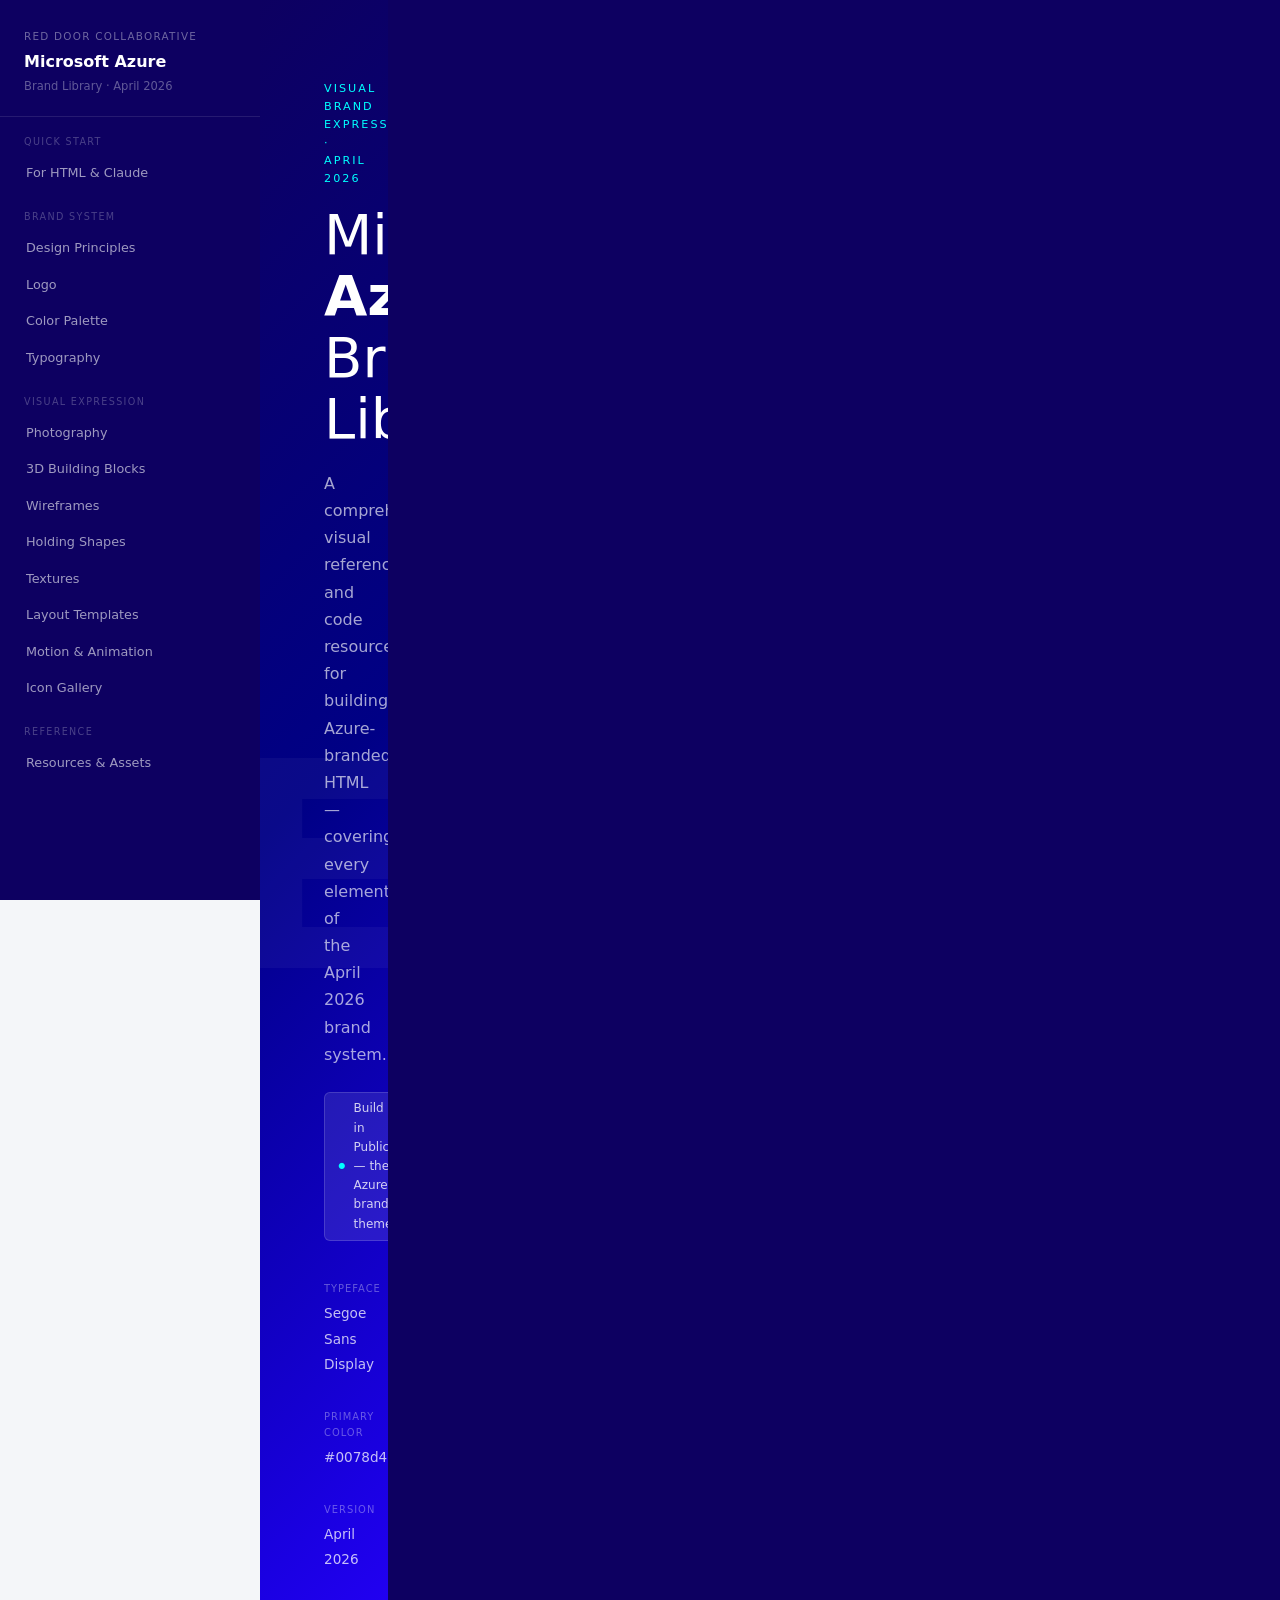
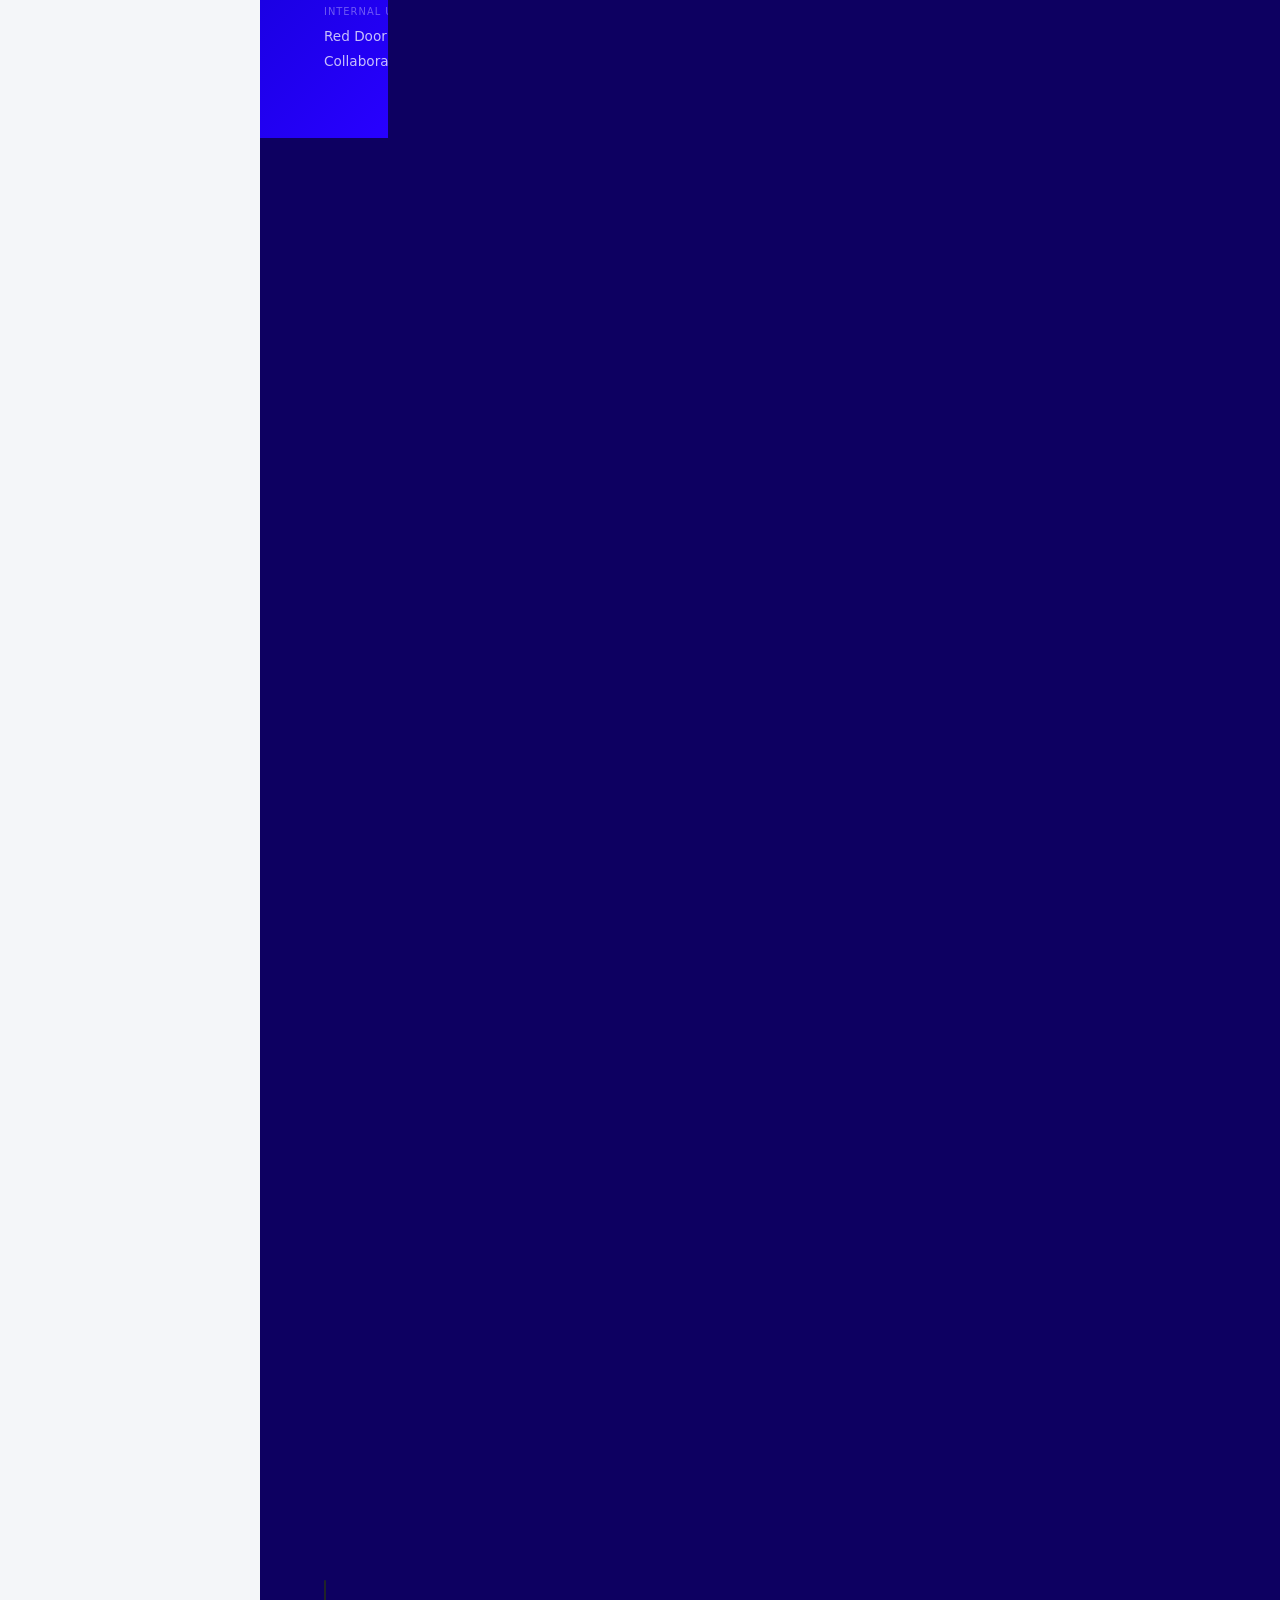
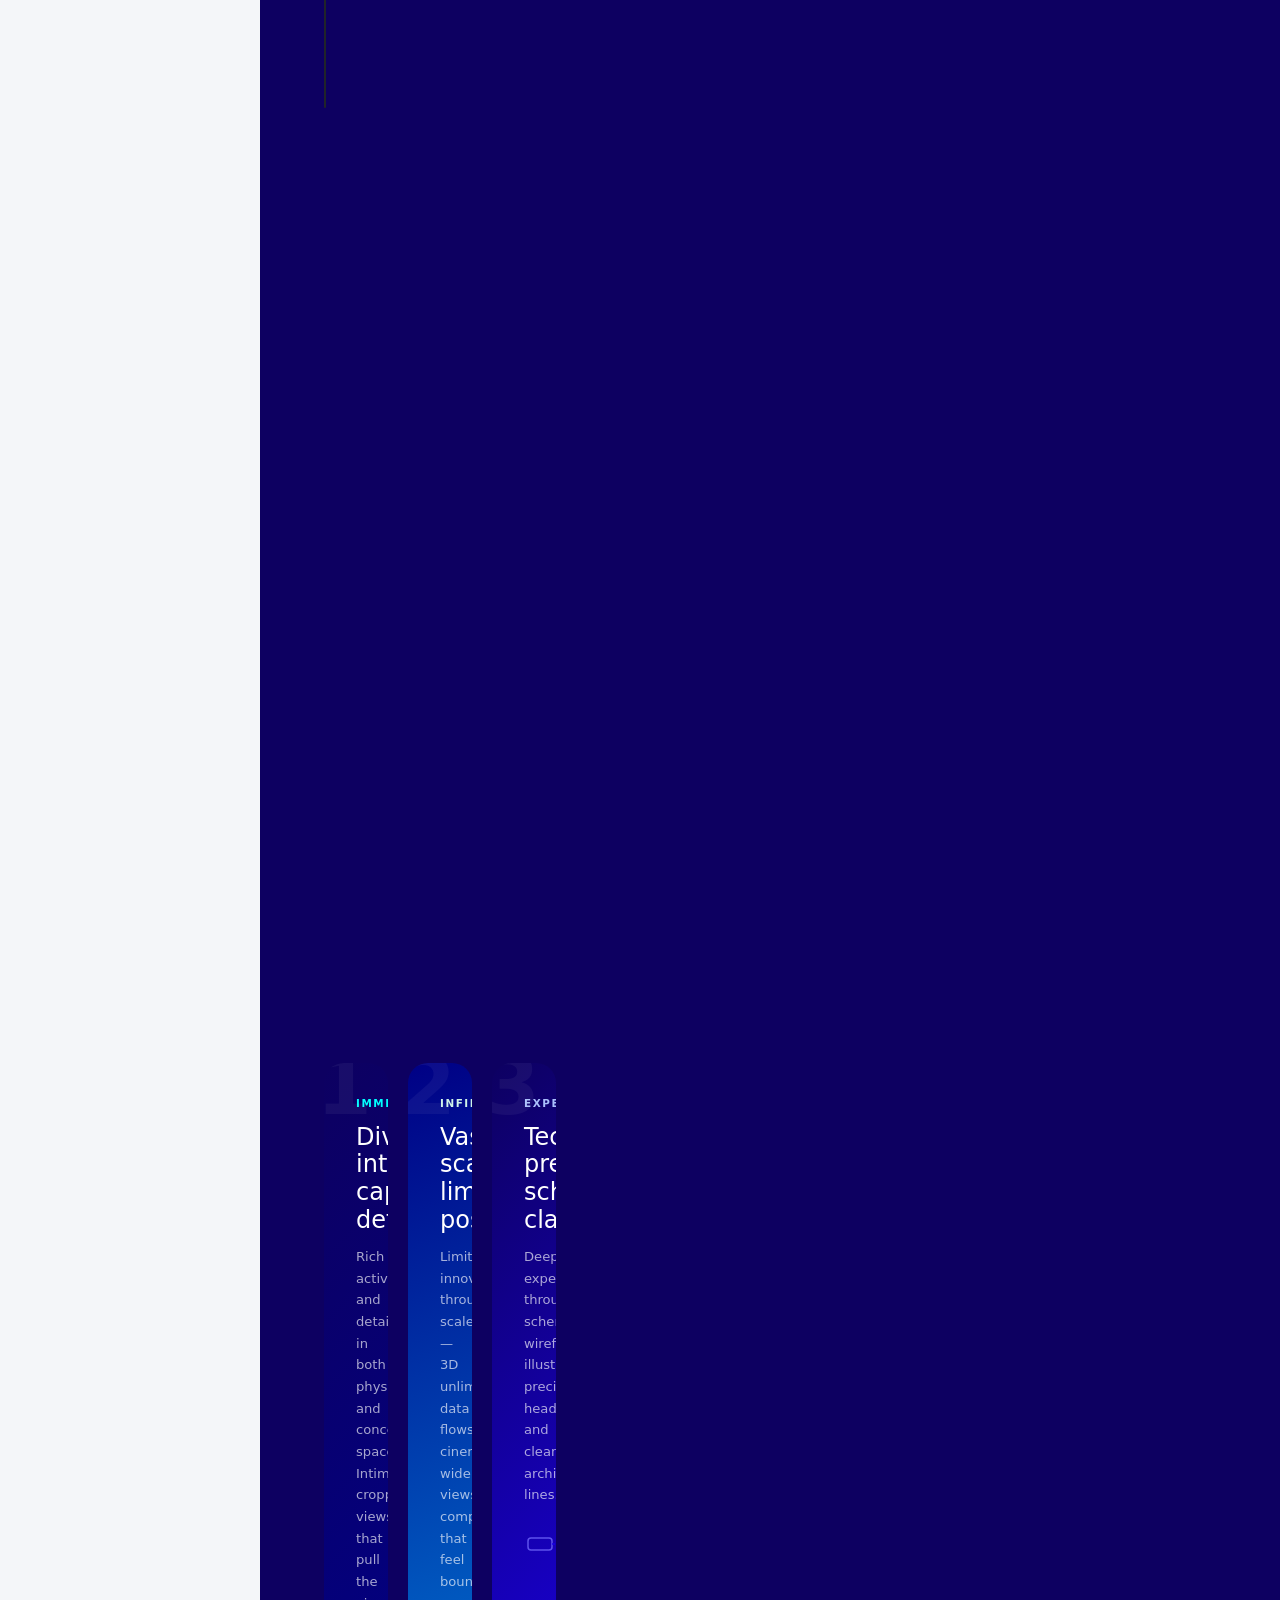
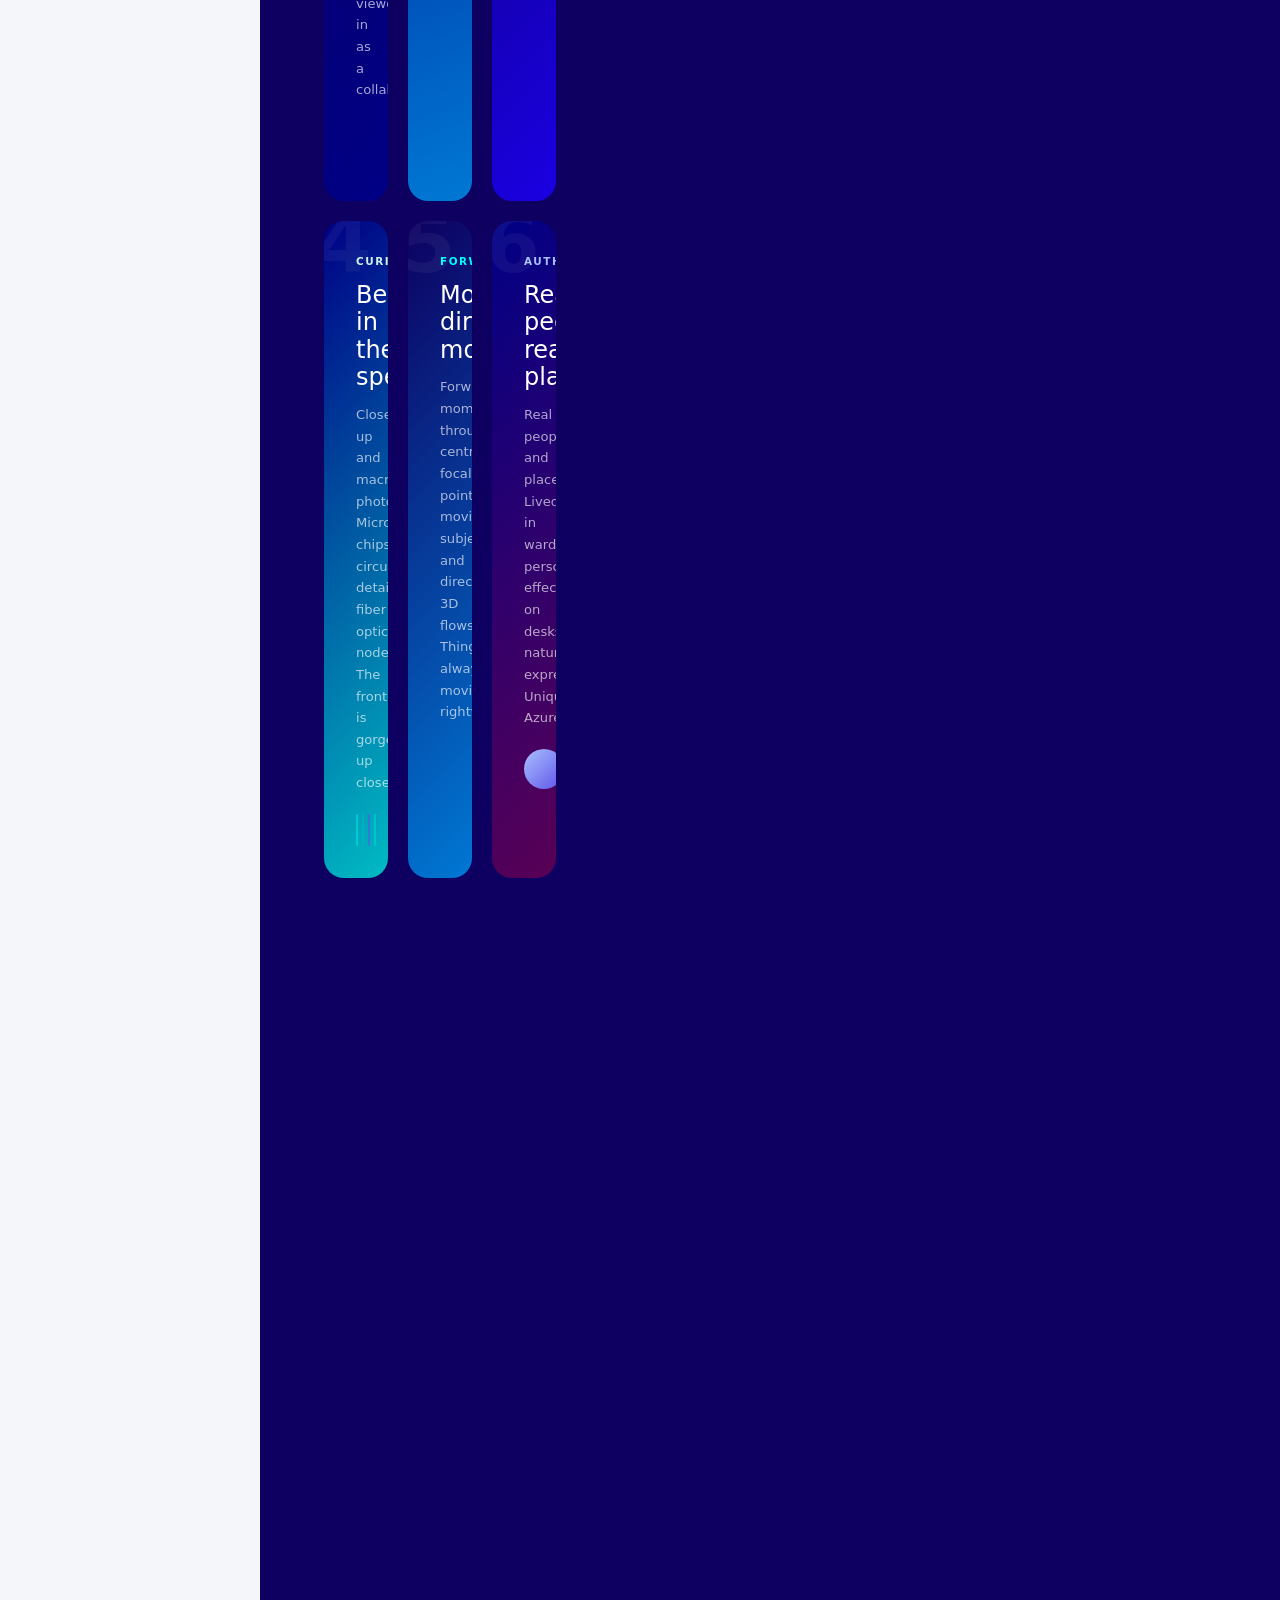
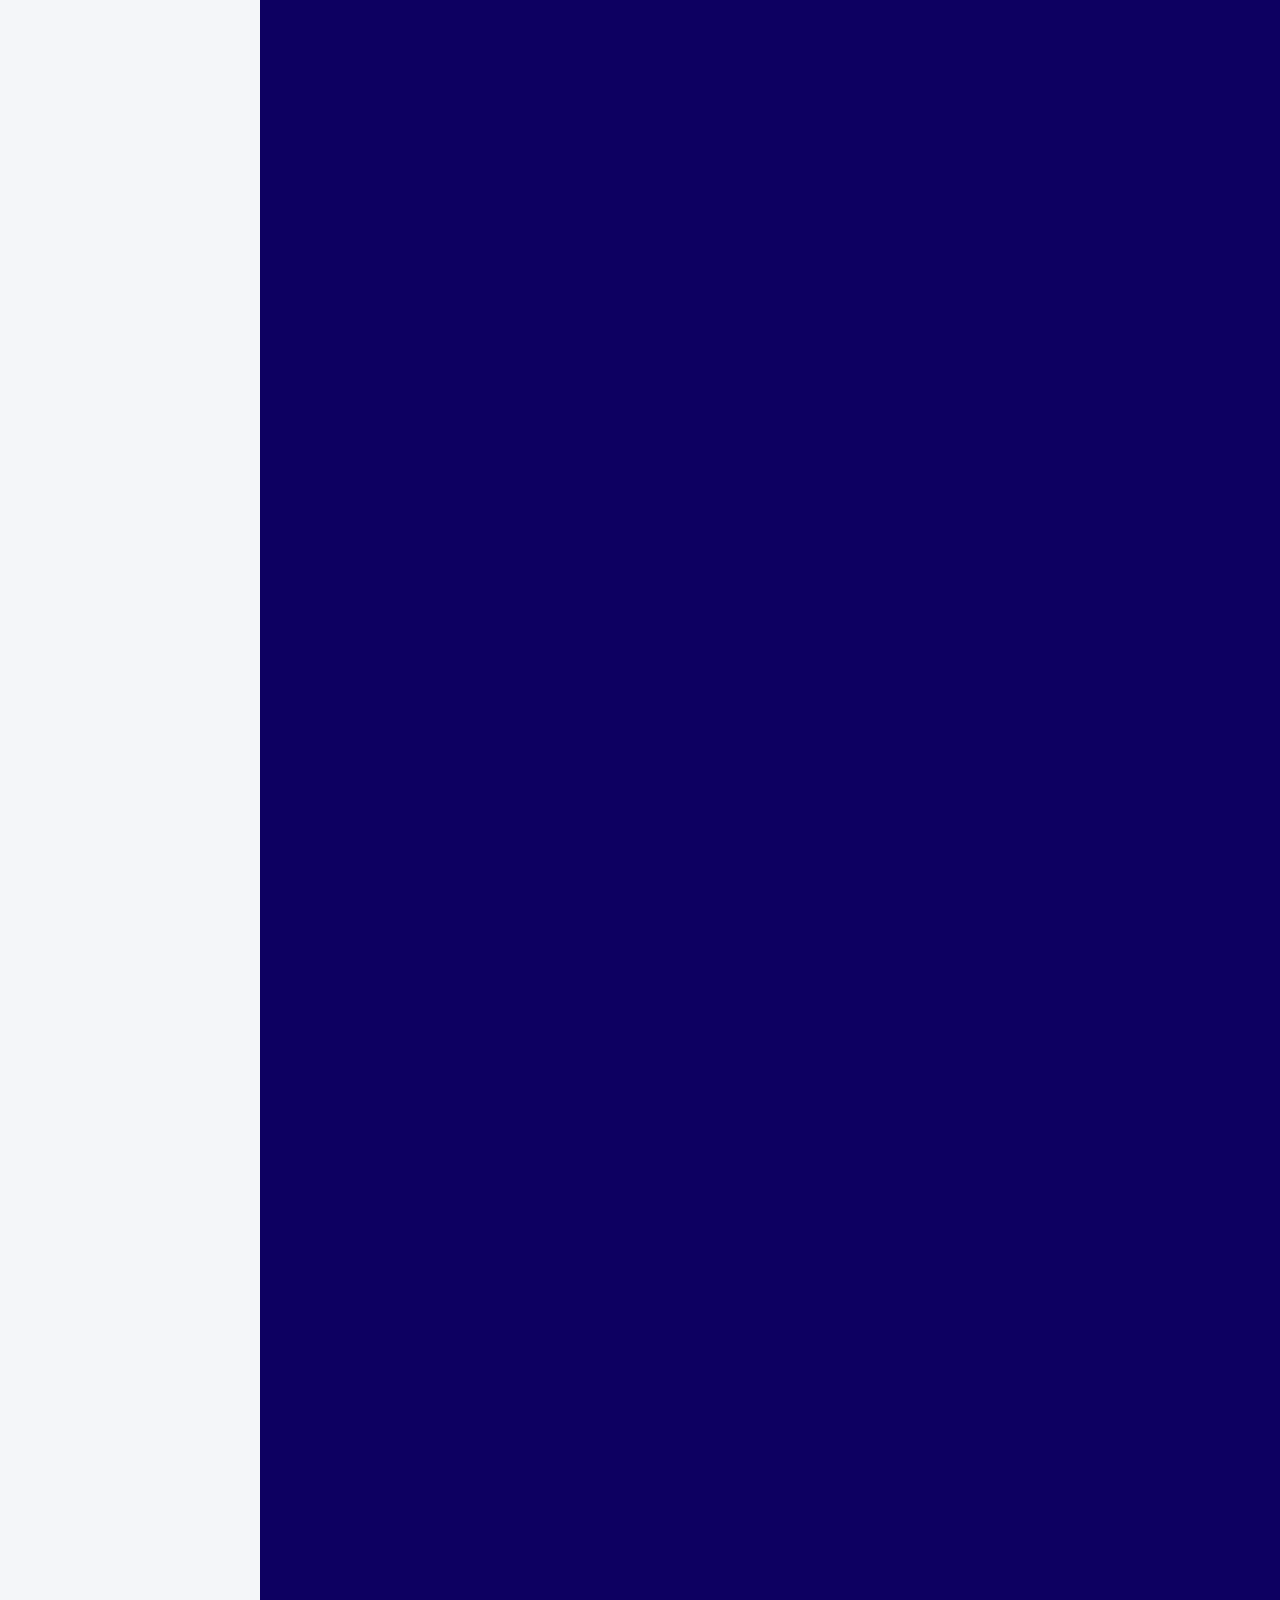
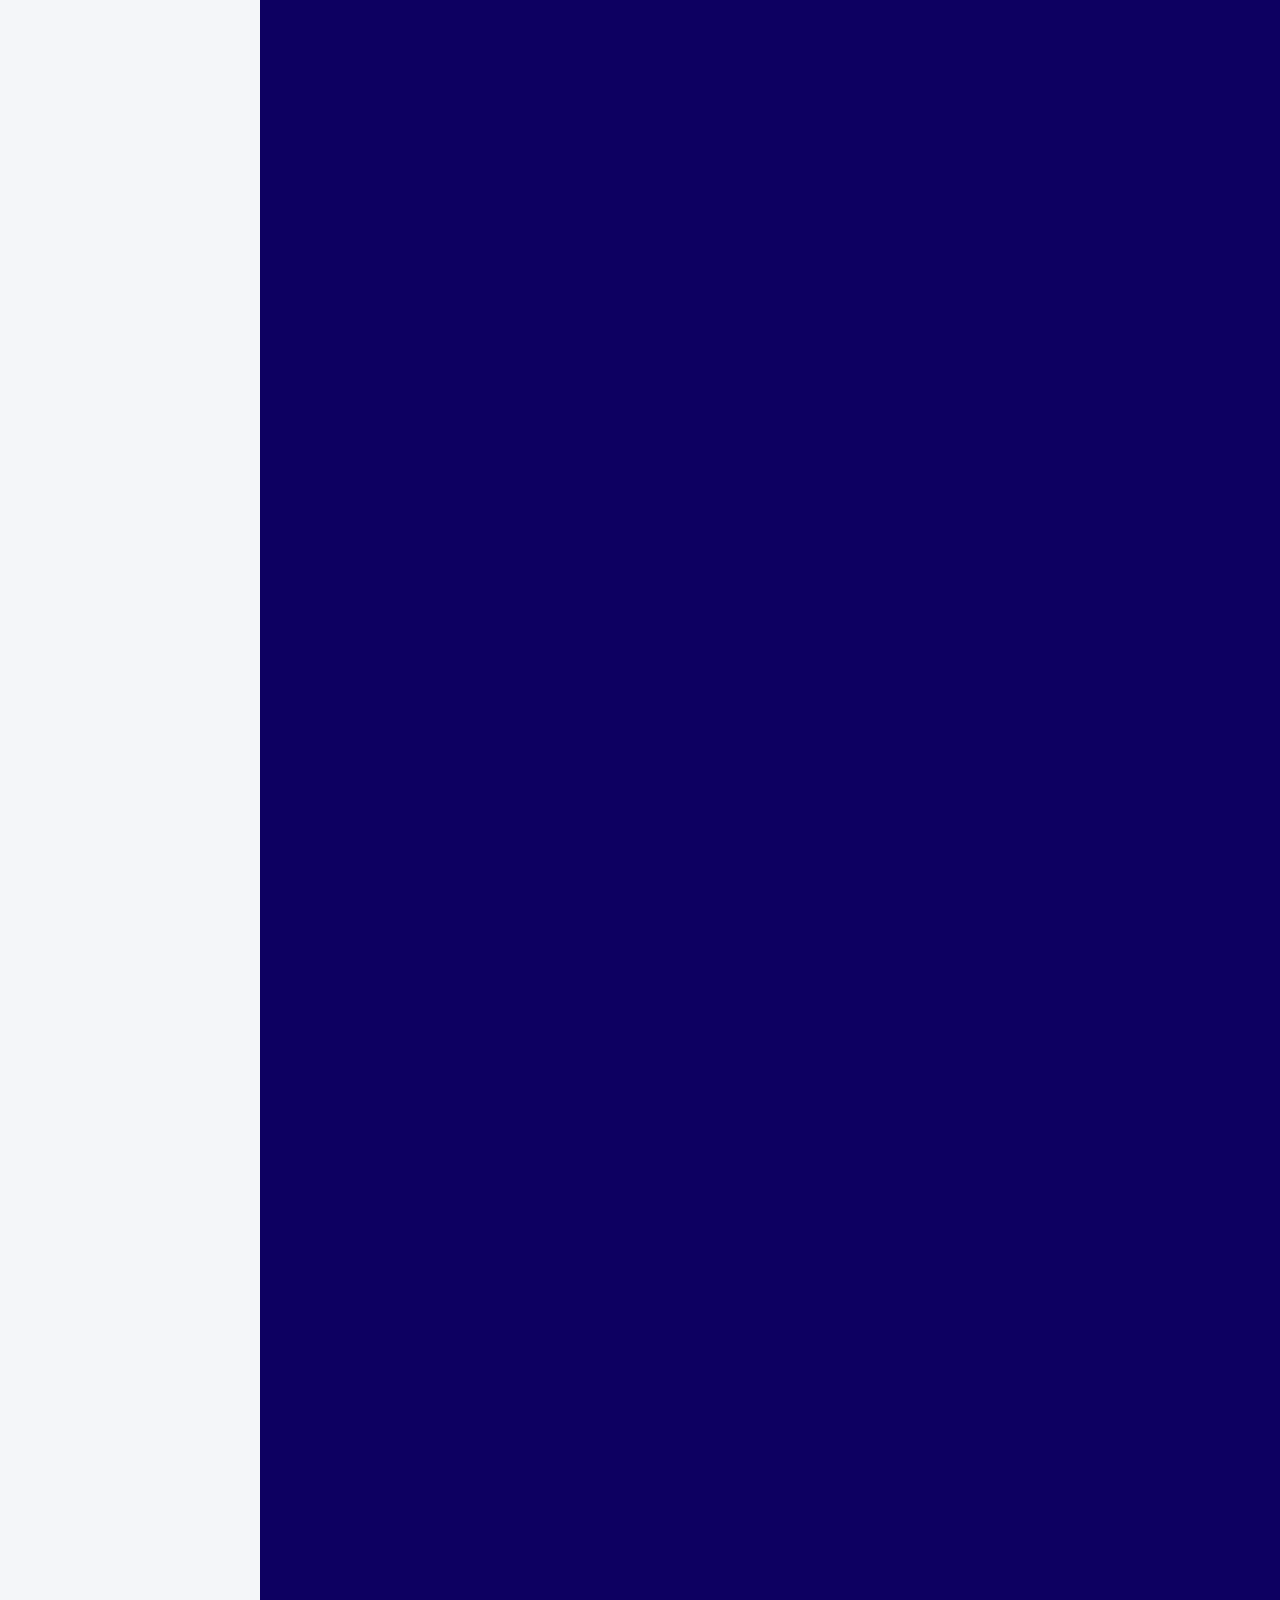
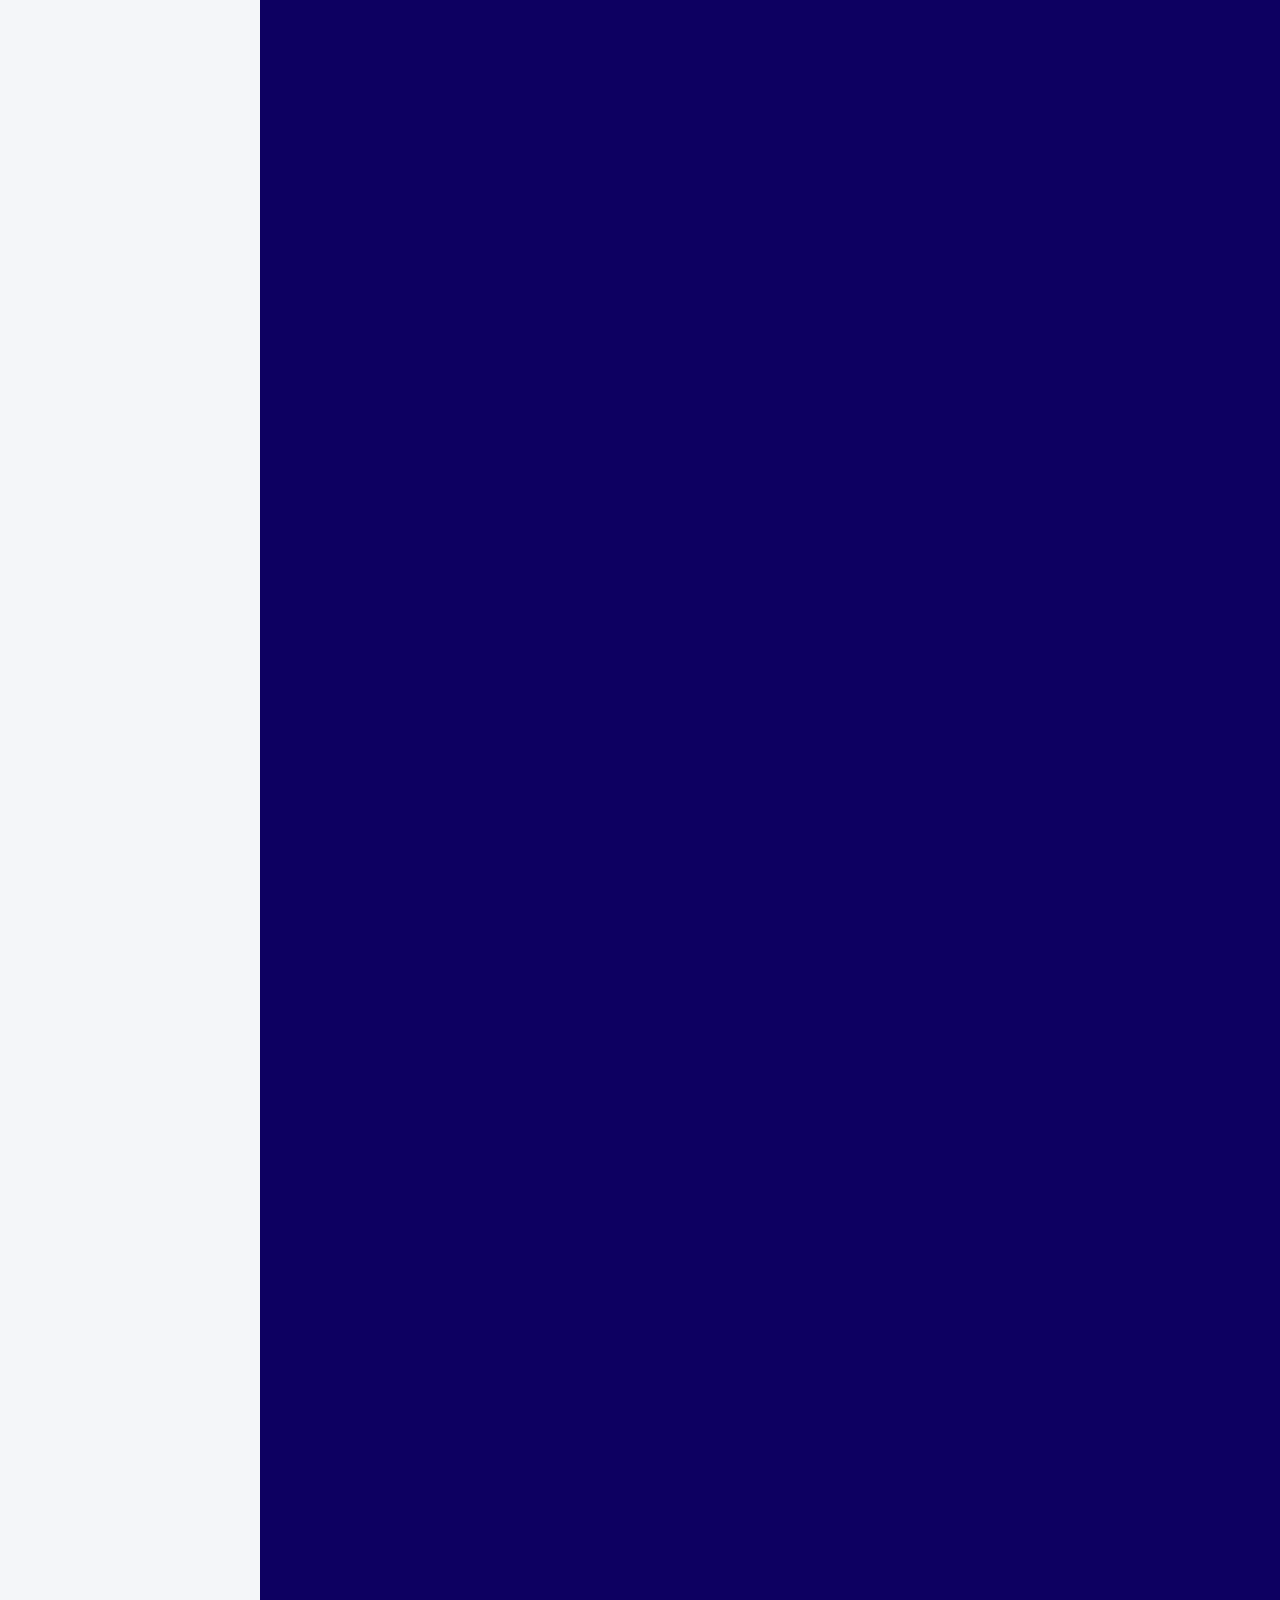
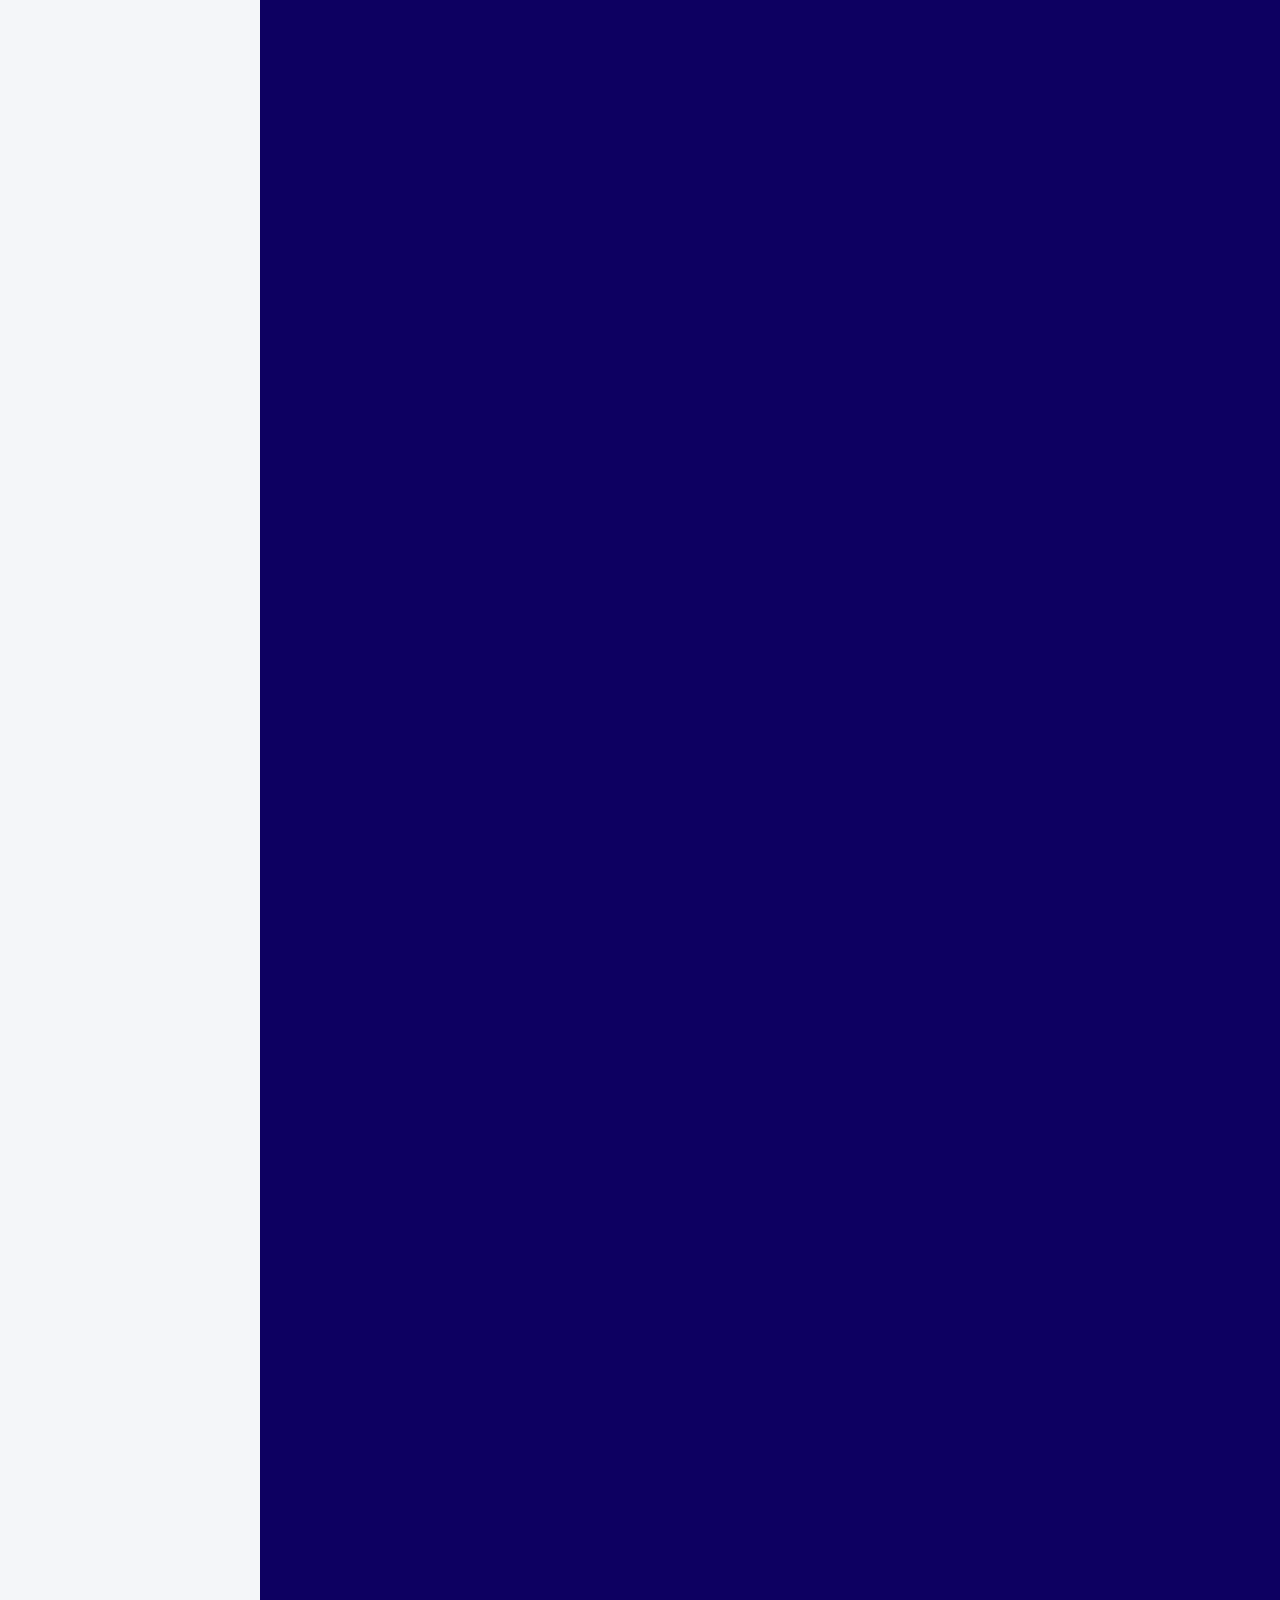
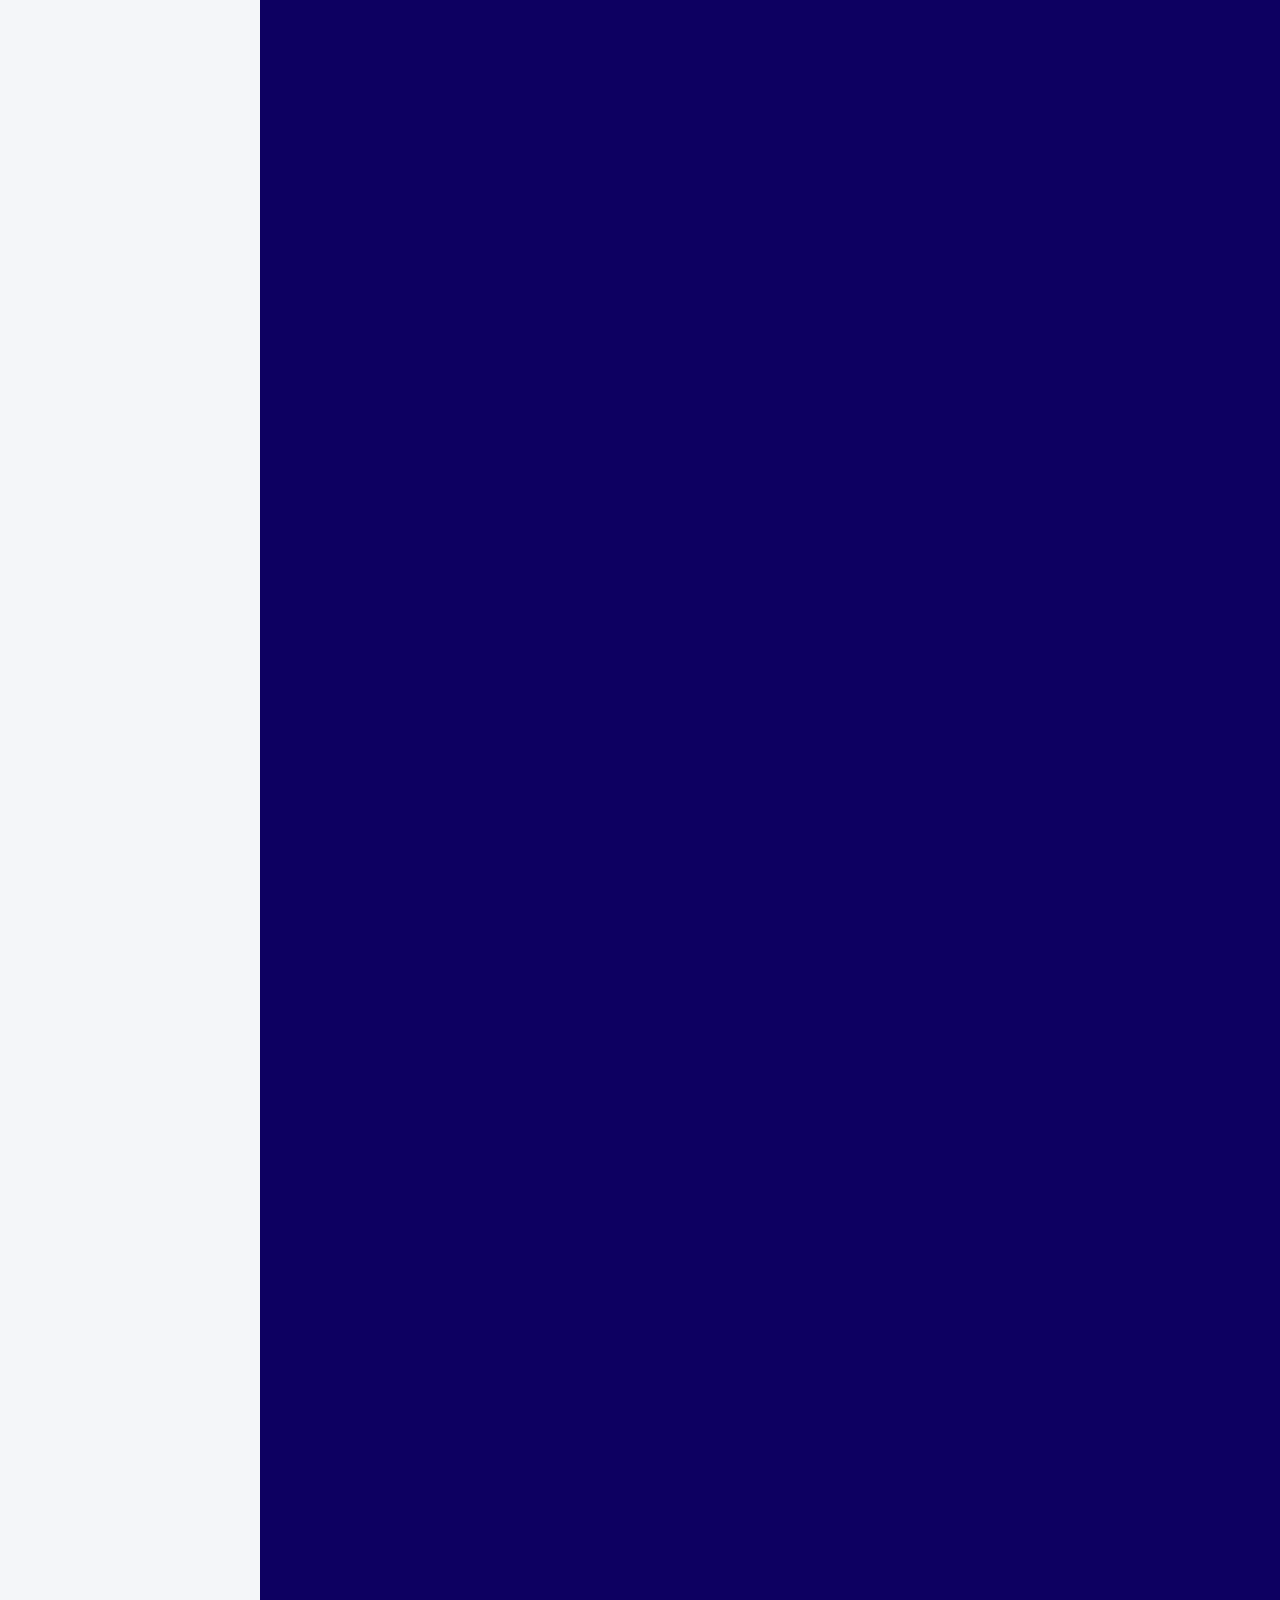
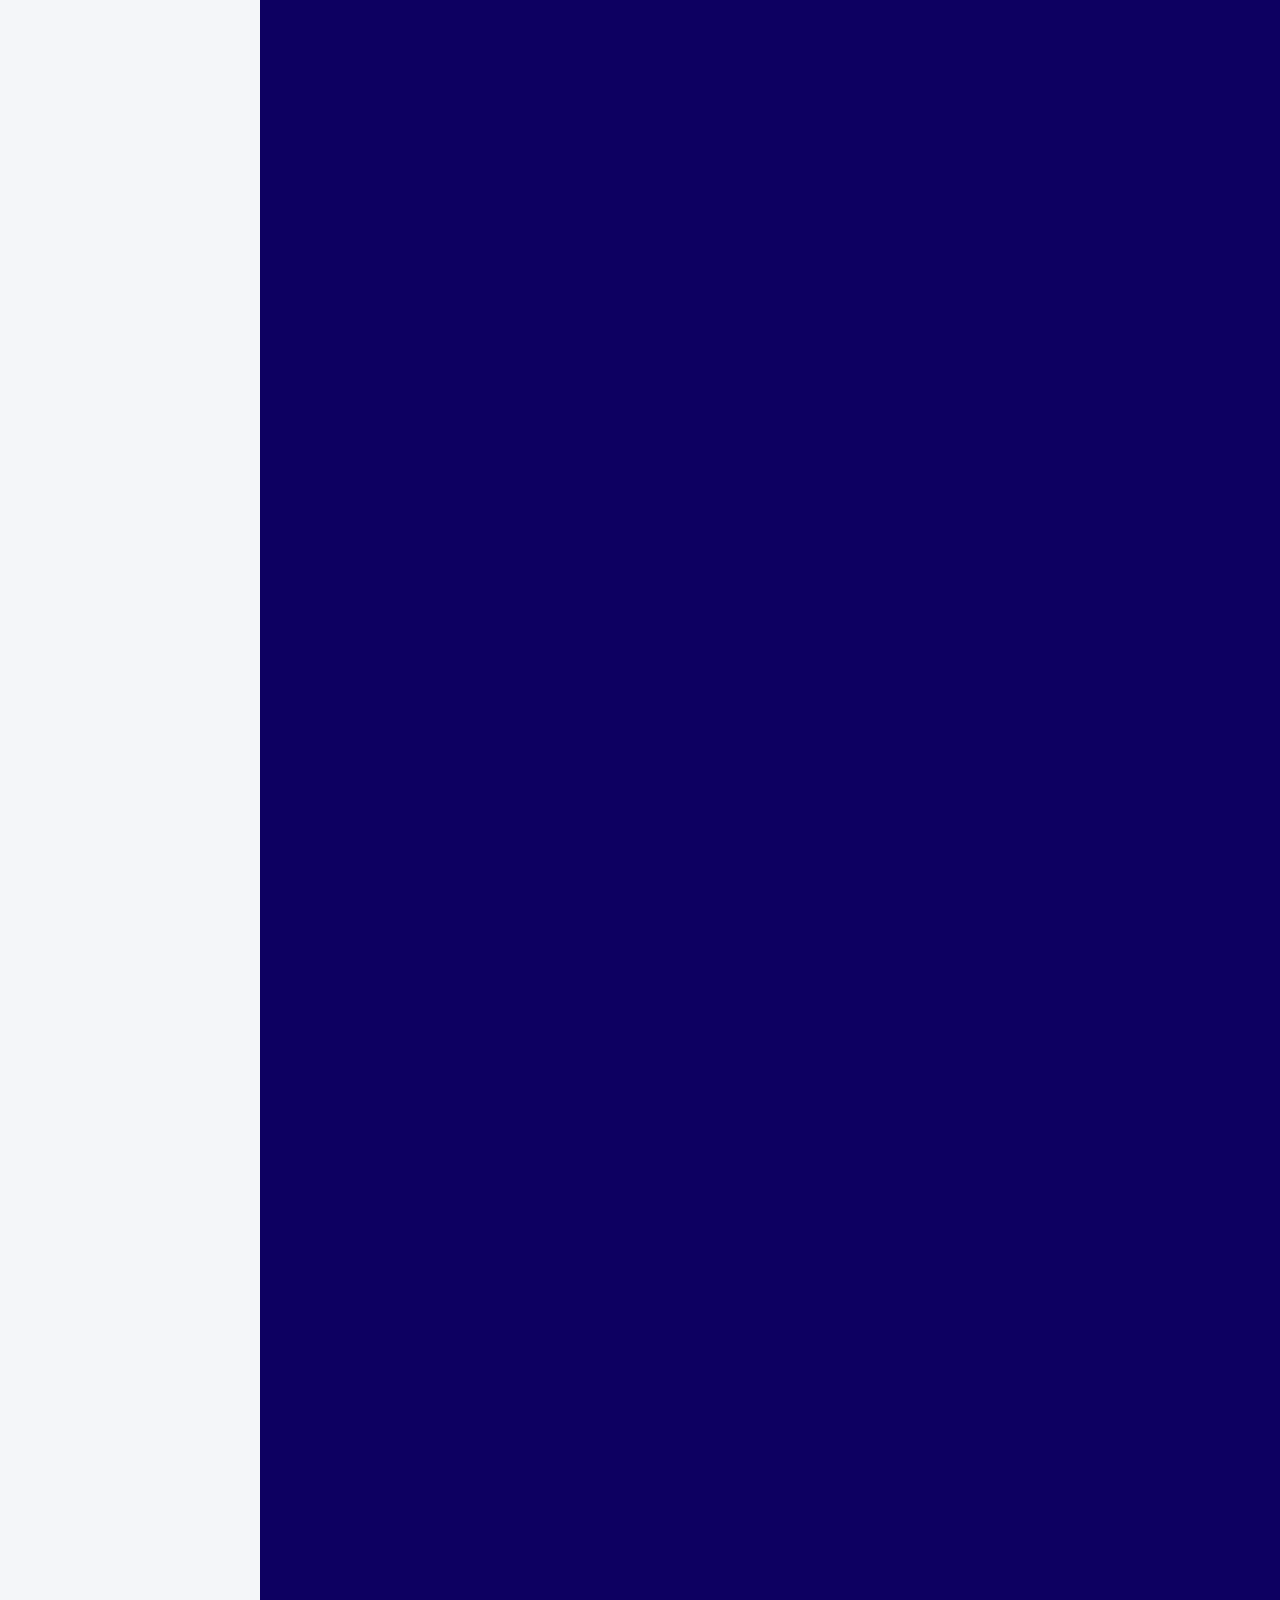
<file: index.html>
<!DOCTYPE html>
<html lang="en">
<head>
<meta charset="UTF-8"/>
<meta name="viewport" content="width=device-width,initial-scale=1.0"/>
<title>Microsoft Azure — Brand Library · Red Door Collaborative</title>
<!-- RDC Foundations Library: base reset, tokens, and standard components -->
<link rel="stylesheet" href="https://reddoorcollaborative.github.io/rdc-foundations-library/rdc.css">
<!-- Azure token overrides: maps RDC CSS custom properties to Azure brand values -->
<link rel="stylesheet" href="azure.css">
<!-- Azure-specific components: layout, swatches, type specimens, motion, etc. -->
<link rel="stylesheet" href="style.css">
</head>
<body>
<nav id="sidebar">
  <div class="nav-brand">
    <div class="ey">Red Door Collaborative</div>
    <div class="ti">Microsoft Azure</div>
    <div class="su">Brand Library · April 2026</div>
  </div>
  <span class="nlabel">Quick Start</span>
  <a href="#quickref">For HTML &amp; Claude</a>
  <span class="nlabel">Brand System</span>
  <a href="#principles">Design Principles</a>
  <a href="#logo">Logo</a>
  <a href="#color">Color Palette</a>
  <a href="#typography">Typography</a>
  <span class="nlabel">Visual Expression</span>
  <a href="#photography">Photography</a>
  <a href="#shapes3d">3D Building Blocks</a>
  <a href="#wireframes">Wireframes</a>
  <a href="#holding">Holding Shapes</a>
  <a href="#textures">Textures</a>
  <a href="#layouts">Layout Templates</a>
  <a href="#motion">Motion &amp; Animation</a>
  <a href="#icons">Icon Gallery</a>
  <span class="nlabel">Reference</span>
  <a href="#resources">Resources &amp; Assets</a>
</nav>
<main>
<div class="hero" id="hero">
  <div class="hero-eye">Visual Brand Expression · April 2026</div>
  <h1>Microsoft <strong>Azure</strong><br>Brand Library</h1>
  <p>A comprehensive visual reference and code resource for building Azure-branded HTML — covering every element of the April 2026 brand system.</p>
  <div class="hero-badge">Build in Public — the Azure brand theme</div>
  <div class="hero-meta">
    <div class="hm"><label>Typeface</label><span>Segoe Sans Display</span></div>
    <div class="hm"><label>Primary color</label><span>#0078d4</span></div>
    <div class="hm"><label>Version</label><span>April 2026</span></div>
    <div class="hm"><label>Internal use</label><span>Red Door Collaborative</span></div>
  </div>
</div>
<div id="az-main">
  <div style="display:flex;align-items:center;justify-content:center;height:60vh;background:var(--bg)">
    <div style="text-align:center;color:var(--muted);font-size:.9rem">Loading brand library…</div>
  </div>
</div>
</main>
<footer style="background:var(--navy);color:rgba(255,255,255,.45);padding:2rem 4rem;font-size:.78rem;display:flex;justify-content:space-between;align-items:center">
  <div><strong style="color:rgba(255,255,255,.75)">Microsoft Azure Brand Library</strong> · Red Door Collaborative · April 2026</div>
  <div>Source: Microsoft Azure Visual Brand Expression 2604 · Internal use only</div>
</footer>
<div class="toast" id="toast">Copied!</div>
<script src="copy.js"></script>
<script src="snippets.js"></script>
<script>
(async function(){
  const container = document.getElementById('az-main');
  try {
    const parts = await Promise.all(
      ['part1.html','part2.html','part3.html','part4.html']
        .map(p => fetch(p).then(r => r.text()))
    );
    container.innerHTML = parts.join('');
  } catch(e) {
    container.innerHTML = '<section style="padding:3rem 4rem"><p style="color:#be123c">Failed to load content. Please refresh the page.</p></section>';
  }
})();
</script>
<script src="script.js"></script>
</body>
</html>
</file>
<file: azure.css>
/* ================================================================
   MICROSOFT AZURE — TOKEN OVERRIDES FOR RDC FOUNDATIONS LIBRARY
   azure.css

   Load order: rdc.css (base) → azure.css (this file) → style.css (Azure components)

   This file maps RDC CSS custom properties to Microsoft Azure brand
   values. Any rdc.css component (.btn, .doc-card, .badge, .alert, etc.)
   dropped into an Azure page will automatically render in Azure colors.

   style.css owns all Azure-specific components (swatches, type specimens,
   motion cards, etc.) and takes precedence over rdc.css for shared class
   names like .card and .divider.
================================================================ */

:root {
  /* ── Brand color mapping ───────────────────────────────────── */
  --coral:  #0078d4;   /* Azure Blue    → replaces RDC Coral (CTAs, links) */
  --squid:  #0d0061;   /* Azure Deep    → replaces RDC Squid (dark surfaces) */
  --wine:   #5d52ec;   /* Azure Indigo  → replaces RDC Wine (secondary accent) */
  --mist:   #aac0fc;   /* Azure Lavender → replaces RDC Mist (soft accent) */

  /* ── Surface & background ──────────────────────────────────── */
  --page-bg: #f4f6f9;  /* Azure light bg, matches style.css --bg */
  --white:   #ffffff;

  /* ── Typography ────────────────────────────────────────────── */
  --font-sans: 'Segoe UI', 'Segoe Sans Display', system-ui, -apple-system, sans-serif;
  --font-mono: 'Consolas', 'Monaco', ui-monospace, monospace;
}

/*
  Dark mode note:
  rdc.js (layout toggle) is not yet added to this library because
  style.css does not include dark mode overrides. Add dark mode
  support to style.css first, then add the rdc.js CDN script and
  the FOUC prevention inline script to index.html.
*/
</file>
<file: style.css>
*,*::before,*::after{box-sizing:border-box;margin:0;padding:0}
:root{
  --az-blue:#0078d4;--energy:#0000b3;--deep:#000085;--navy:#0d0061;
  --electric:#1a00e2;--indigo:#5d52ec;--sky:#00ffff;--teal:#00bbc3;
  --lavender:#aac0fc;--mint:#cff3e8;--plum:#590055;--fuchsia:#d12aca;
  --lgreen:#d4ec8e;--lgray:#d9d9d6;--white:#ffffff;
  --bg:#f4f6f9;--surface:#fff;--text:#111827;--muted:#4b5563;--border:#e5e7eb;
  --nav:260px;--r:12px;--rl:20px;
}
html{scroll-behavior:smooth}
body{font-family:'Segoe UI',system-ui,-apple-system,sans-serif;background:var(--bg);color:var(--text);line-height:1.6;display:flex}
nav{position:fixed;top:0;left:0;width:var(--nav);height:100vh;background:var(--navy);overflow-y:auto;display:flex;flex-direction:column;z-index:100;padding-bottom:2rem}
.nav-brand{padding:1.75rem 1.5rem 1.25rem;border-bottom:1px solid rgba(255,255,255,.1)}
.nav-brand .ey{font-size:.65rem;letter-spacing:.12em;text-transform:uppercase;color:rgba(255,255,255,.4);margin-bottom:.3rem}
.nav-brand .ti{font-size:1rem;font-weight:600;color:#fff}
.nav-brand .su{font-size:.72rem;color:rgba(255,255,255,.35);margin-top:.15rem}
.nlabel{font-size:.6rem;letter-spacing:.14em;text-transform:uppercase;color:rgba(255,255,255,.25);padding:1.1rem 1.5rem .35rem}
nav a{display:block;padding:.5rem 1.5rem;font-size:.8rem;color:rgba(255,255,255,.6);text-decoration:none;transition:all .15s;border-left:2px solid transparent}
nav a:hover{color:#fff;background:rgba(255,255,255,.06);border-left-color:var(--az-blue)}
nav a.active{color:#fff;background:rgba(0,120,212,.2);border-left-color:var(--az-blue)}
main{margin-left:var(--nav);flex:1;min-width:0}
section{padding:3.5rem 4rem;border-bottom:1px solid var(--border)}
section:last-child{border-bottom:none}
.ey2{font-size:.65rem;letter-spacing:.15em;text-transform:uppercase;color:var(--az-blue);margin-bottom:.5rem;font-weight:600}
h2{font-size:1.75rem;font-weight:600;margin-bottom:.4rem}
.intro{font-size:.95rem;color:var(--muted);max-width:680px;margin-bottom:2rem;line-height:1.7}
.divider{border:none;border-top:1px solid var(--border);margin:2rem 0}
.card{background:var(--surface);border-radius:var(--r);border:1px solid var(--border);padding:1.5rem}
.card-title{font-size:.75rem;font-weight:700;text-transform:uppercase;letter-spacing:.08em;margin-bottom:.65rem}
.card p{font-size:.875rem;color:var(--muted);line-height:1.65}
.g2{display:grid;grid-template-columns:repeat(2,1fr);gap:1rem}
.g3{display:grid;grid-template-columns:repeat(3,1fr);gap:1rem}
.g4{display:grid;grid-template-columns:repeat(4,1fr);gap:1rem}
.hero{background:linear-gradient(135deg,var(--navy) 0%,var(--deep) 45%,var(--electric) 85%,#2800ff 100%);padding:5rem 4rem 4rem;position:relative;overflow:hidden}
.hero::before{content:'AZURE';position:absolute;right:-1rem;top:50%;transform:translateY(-50%);font-size:18rem;font-weight:900;color:rgba(255,255,255,.04);pointer-events:none;line-height:1;letter-spacing:-.05em}
.hero-eye{font-size:.7rem;letter-spacing:.18em;text-transform:uppercase;color:var(--sky);margin-bottom:1rem}
.hero h1{font-size:clamp(2.2rem,4.5vw,3.5rem);font-weight:300;color:#fff;line-height:1.1;margin-bottom:1.25rem;max-width:600px}
.hero h1 strong{font-weight:700}
.hero p{font-size:1rem;color:rgba(255,255,255,.65);max-width:540px;line-height:1.7}
.hero-meta{margin-top:2.5rem;display:flex;gap:2rem;flex-wrap:wrap}
.hm label{font-size:.62rem;letter-spacing:.1em;text-transform:uppercase;color:rgba(255,255,255,.35);display:block;margin-bottom:.2rem}
.hm span{font-size:.85rem;color:rgba(255,255,255,.75)}
.hero-badge{display:inline-flex;align-items:center;gap:.5rem;background:rgba(255,255,255,.1);border:1px solid rgba(255,255,255,.15);border-radius:6px;padding:.4rem .85rem;font-size:.75rem;color:rgba(255,255,255,.8);margin-top:1.5rem}
.hero-badge::before{content:'●';color:var(--sky);font-size:.5rem}
.code-block{position:relative;background:#0d1117;border-radius:var(--r);border:1px solid rgba(255,255,255,.08);overflow:hidden;margin-top:.75rem}
.code-bar{display:flex;align-items:center;justify-content:space-between;padding:.6rem 1rem;background:rgba(255,255,255,.04);border-bottom:1px solid rgba(255,255,255,.06)}
.code-lang{font-size:.65rem;letter-spacing:.08em;text-transform:uppercase;color:rgba(255,255,255,.35)}
.copy-code{background:rgba(0,120,212,.3);border:1px solid rgba(0,120,212,.5);color:#7ec8f5;border-radius:5px;padding:.25rem .7rem;font-size:.7rem;cursor:pointer;transition:all .15s}
.copy-code:hover{background:rgba(0,120,212,.5);color:#fff}
pre{padding:1.25rem;overflow-x:auto;font-size:.78rem;line-height:1.65;color:#e2e8f0;font-family:'Consolas','Monaco',monospace}
.qref-tabs{display:flex;gap:.5rem;margin-bottom:1.5rem;flex-wrap:wrap}
.qtab{padding:.5rem 1.1rem;border-radius:8px;font-size:.8rem;font-weight:600;cursor:pointer;border:1px solid var(--border);background:var(--surface);color:var(--muted);transition:all .15s}
.qtab.on{background:var(--az-blue);color:#fff;border-color:var(--az-blue)}
.qpane{display:none}.qpane.on{display:block}
.prompt-box{background:#0d1117;border-radius:var(--rl);border:1px solid rgba(0,120,212,.25);padding:0;overflow:hidden}
.prompt-header{display:flex;align-items:center;justify-content:space-between;padding:1rem 1.5rem;background:rgba(0,120,212,.12);border-bottom:1px solid rgba(0,120,212,.2)}
.prompt-header span{font-size:.75rem;font-weight:700;letter-spacing:.08em;text-transform:uppercase;color:var(--lavender)}
.prompt-body{padding:1.5rem;font-size:.82rem;line-height:1.8;color:#cbd5e1;white-space:pre-wrap;font-family:'Consolas','Monaco',monospace}
.swatches{display:grid;grid-template-columns:repeat(auto-fill,minmax(120px,1fr));gap:.75rem}
.sw{border-radius:var(--r);overflow:hidden;border:1px solid rgba(0,0,0,.06);cursor:pointer;transition:transform .15s,box-shadow .15s}
.sw:hover{transform:translateY(-2px);box-shadow:0 6px 20px rgba(0,0,0,.1)}
.sw-c{height:72px}
.sw-i{background:var(--surface);padding:.6rem .75rem}
.sw-n{font-size:.73rem;font-weight:600}
.sw-h{font-size:.68rem;color:var(--muted);font-family:monospace;display:flex;justify-content:space-between;align-items:center;margin-top:.15rem}
.cpbtn{background:none;border:none;cursor:pointer;color:var(--az-blue);font-size:.62rem;opacity:0;transition:opacity .15s}
.sw:hover .cpbtn{opacity:1}
.toast{position:fixed;bottom:2rem;right:2rem;background:var(--text);color:#fff;padding:.75rem 1.25rem;border-radius:8px;font-size:.82rem;opacity:0;pointer-events:none;transition:opacity .3s;z-index:999}
.toast.show{opacity:1}
.sec-label{font-size:.72rem;font-weight:700;text-transform:uppercase;letter-spacing:.1em;color:var(--muted);margin:1.75rem 0 .6rem}
.sec-label:first-of-type{margin-top:0}
.usage-bar{display:flex;height:44px;border-radius:8px;overflow:hidden;margin-bottom:.75rem;border:1px solid var(--border)}
.us{display:flex;align-items:center;justify-content:center;font-size:.72rem;font-weight:700}
.type-spec{background:var(--surface);border-radius:var(--rl);border:1px solid var(--border);padding:2.5rem;margin-bottom:1.25rem}
.type-meta{display:flex;gap:2rem;margin-bottom:1.25rem;padding-bottom:1rem;border-bottom:1px solid var(--border);flex-wrap:wrap}
.tm label{font-size:.62rem;letter-spacing:.1em;text-transform:uppercase;color:var(--muted);display:block;margin-bottom:.2rem}
.tm span{font-size:.83rem;font-weight:500}
.wt{width:100%;border-collapse:collapse}
.wt tr{border-bottom:1px solid var(--border)}
.wt tr:last-child{border-bottom:none}
.wt td{padding:.9rem 1.25rem;font-size:.875rem}
.wt td:first-child{color:var(--muted);width:120px;font-size:.78rem}
.wt td:nth-child(2){font-size:1.25rem}
.wt td:last-child{color:var(--muted);font-size:.72rem;font-family:monospace}
.ts-grid{display:flex;flex-direction:column;gap:1px;background:var(--border);border-radius:var(--rl);overflow:hidden;margin-top:1.25rem}
.ts-row{background:var(--surface);display:flex;align-items:center;padding:1.25rem 1.75rem;gap:2rem}
.ts-lbl{width:76px;font-size:.68rem;font-weight:700;text-transform:uppercase;letter-spacing:.08em;color:var(--az-blue);flex-shrink:0}
.ts-sample{font-weight:300;color:var(--text);flex:1}
.ts-spec{font-size:.7rem;color:var(--muted);font-family:monospace;flex-shrink:0;text-align:right}
.photo-grid{display:grid;grid-template-columns:repeat(3,1fr);gap:1.25rem}
.photo-card{background:var(--surface);border-radius:var(--rl);border:1px solid var(--border);overflow:hidden;transition:transform .2s,box-shadow .2s}
.photo-card:hover{transform:translateY(-3px);box-shadow:0 8px 30px rgba(0,0,0,.08)}
.photo-sim{height:140px;position:relative;display:flex;align-items:flex-end;padding:1rem 1.25rem}
.photo-sim-label{color:#fff;font-size:1rem;font-weight:700;position:relative;z-index:1;text-shadow:0 1px 8px rgba(0,0,0,.4)}
.photo-body{padding:1.25rem}
.photo-body p{font-size:.81rem;color:var(--muted);line-height:1.6;margin-bottom:.75rem}
.tags{display:flex;flex-wrap:wrap;gap:.35rem}
.tag{font-size:.67rem;font-weight:600;letter-spacing:.04em;background:#eff6ff;color:var(--az-blue);border-radius:4px;padding:.18rem .48rem}
.tag.g{background:#f0fdf4;color:#15803d}.tag.p{background:#f5f3ff;color:#6d28d9}.tag.r{background:#fff1f2;color:#be123c}
.comp-grid{display:grid;grid-template-columns:repeat(3,1fr);gap:1rem;margin-top:1rem}
.comp-card{border-radius:var(--r);overflow:hidden;border:1px solid var(--border)}
.comp-preview{height:120px;position:relative;display:flex;align-items:center;justify-content:center}
.comp-label{background:var(--surface);padding:.6rem .875rem;font-size:.72rem;font-weight:600}
.rule-thirds{position:absolute;inset:0;pointer-events:none}
.rule-thirds::before,.rule-thirds::after{content:'';position:absolute;top:0;bottom:0;border-left:1px dashed rgba(255,255,255,.3)}
.rule-thirds::before{left:33.3%}
.rule-thirds::after{left:66.6%}
.shapes-grid{display:grid;grid-template-columns:repeat(5,1fr);gap:.75rem}
.shape-chip{background:var(--surface);border:1px solid var(--border);border-radius:var(--r);padding:1rem;text-align:center}
.shape-vis{width:52px;height:52px;margin:0 auto .5rem;display:flex;align-items:center;justify-content:center}
.shape-name{font-size:.7rem;color:var(--muted);font-weight:500}
.wire-colors{display:flex;gap:.5rem;flex-wrap:wrap;margin-top:.75rem}
.wchip{display:flex;align-items:center;gap:.45rem;background:var(--surface);border:1px solid var(--border);border-radius:6px;padding:.35rem .7rem;font-size:.73rem}
.wdot{width:11px;height:11px;border-radius:50%;flex-shrink:0}
.tex-grid{display:grid;grid-template-columns:repeat(3,1fr);gap:1rem}
.tex-card{border-radius:var(--r);overflow:hidden;border:1px solid var(--border)}
.tex-preview{height:100px}
.tex-name{background:var(--surface);padding:.5rem .75rem;font-size:.77rem;font-weight:600}
.tex-variants{background:var(--surface);padding:0 .75rem .5rem;font-size:.7rem;color:var(--muted)}
.lt-grid{display:grid;grid-template-columns:repeat(3,1fr);gap:1.25rem}
.lt-card{background:var(--surface);border:1px solid var(--border);border-radius:var(--r);overflow:hidden;transition:transform .2s,box-shadow .2s}
.lt-card:hover{transform:translateY(-2px);box-shadow:0 4px 20px rgba(0,0,0,.07)}
.lt-preview{height:120px;position:relative;overflow:hidden;display:flex;align-items:center;justify-content:center}
.lt-meta{padding:1rem 1.25rem}
.lt-name{font-size:.85rem;font-weight:600;margin-bottom:.25rem}
.lt-desc{font-size:.77rem;color:var(--muted);margin-bottom:.75rem}
.motion-grid{display:grid;grid-template-columns:repeat(3,1fr);gap:1.25rem}
.motion-card{background:var(--surface);border:1px solid var(--border);border-radius:var(--rl);overflow:hidden}
.motion-stage{height:140px;display:flex;align-items:center;justify-content:center;position:relative;overflow:hidden}
.motion-name{padding:.875rem 1.25rem;font-size:.83rem;font-weight:600;border-top:1px solid var(--border)}
.motion-desc{padding:0 1.25rem .875rem;font-size:.77rem;color:var(--muted)}
.icon-grid{display:grid;grid-template-columns:repeat(auto-fill,minmax(90px,1fr));gap:.875rem}
.icon-chip{background:var(--surface);border:1px solid var(--border);border-radius:var(--r);padding:1.25rem .75rem;text-align:center;transition:transform .15s,box-shadow .15s;cursor:pointer}
.icon-chip:hover{transform:translateY(-2px);box-shadow:0 4px 16px rgba(0,0,0,.08);border-color:var(--az-blue)}
.icon-chip svg{width:32px;height:32px;margin:0 auto .5rem;display:block}
.icon-chip span{font-size:.68rem;color:var(--muted);font-weight:500}
@keyframes dataFlow{0%{transform:translateX(-110%);opacity:0}10%{opacity:1}90%{opacity:1}100%{transform:translateX(110%);opacity:0}}
@keyframes pulse{0%,100%{transform:scale(1);opacity:.7}50%{transform:scale(1.15);opacity:1}}
@keyframes shimmer{0%{background-position:200% 0}100%{background-position:-200% 0}}
@keyframes dotRise{0%{transform:translateY(0);opacity:0}20%{opacity:1}80%{opacity:1}100%{transform:translateY(-80px);opacity:0}}
@keyframes orbitRing{from{transform:rotate(0deg) translateX(35px) rotate(0deg)}to{transform:rotate(360deg) translateX(35px) rotate(-360deg)}}
.res-grid{display:grid;grid-template-columns:repeat(3,1fr);gap:1rem}
.res-card{background:var(--surface);border:1px solid var(--border);border-radius:var(--r);padding:1.25rem;display:flex;align-items:flex-start;gap:.875rem}
.res-icon{width:36px;height:36px;border-radius:8px;background:#eff6ff;display:flex;align-items:center;justify-content:center;font-size:1.1rem;flex-shrink:0}
.res-text h4{font-size:.83rem;font-weight:600;margin-bottom:.2rem}
.res-text p{font-size:.77rem;color:var(--muted)}
footer{background:var(--navy);color:rgba(255,255,255,.45);padding:2rem 4rem;font-size:.78rem;display:flex;justify-content:space-between;align-items:center}
footer strong{color:rgba(255,255,255,.75)}
@media(max-width:900px){:root{--nav:0px}nav{display:none}main{margin-left:0}section{padding:2.5rem 1.5rem}.hero{padding:3rem 1.5rem}.g3,.photo-grid,.g4{grid-template-columns:1fr 1fr}.lt-grid,.motion-grid{grid-template-columns:1fr}.shapes-grid{grid-template-columns:repeat(3,1fr)}}
.sw-info{padding:.75rem;background:var(--surface)}
.pc-num-w{position:absolute;top:-1rem;right:1rem;font-size:5rem;font-weight:900;color:rgba(255,255,255,.05);line-height:1}
.card-ov{border-radius:var(--rl);overflow:hidden;border:1px solid var(--border)}
.card-ov-r{border-radius:var(--r);overflow:hidden;border:1px solid var(--border)}
.card-meta-name{font-size:.78rem;font-weight:600;margin-bottom:.35rem}
.pc-title{font-size:1.5rem;font-weight:300;color:#fff;line-height:1.15;margin-bottom:.75rem}
.pc-body{font-size:.82rem;color:rgba(255,255,255,.65);line-height:1.65}
.wchip-dark{display:flex;align-items:center;gap:.4rem;background:rgba(255,255,255,.07);border-radius:6px;padding:.3rem .6rem;font-size:.7rem;color:#aaa}
.wchip-light{display:flex;align-items:center;gap:.4rem;background:rgba(255,255,255,.1);border-radius:6px;padding:.3rem .6rem;font-size:.7rem;color:#fff}
</file>
